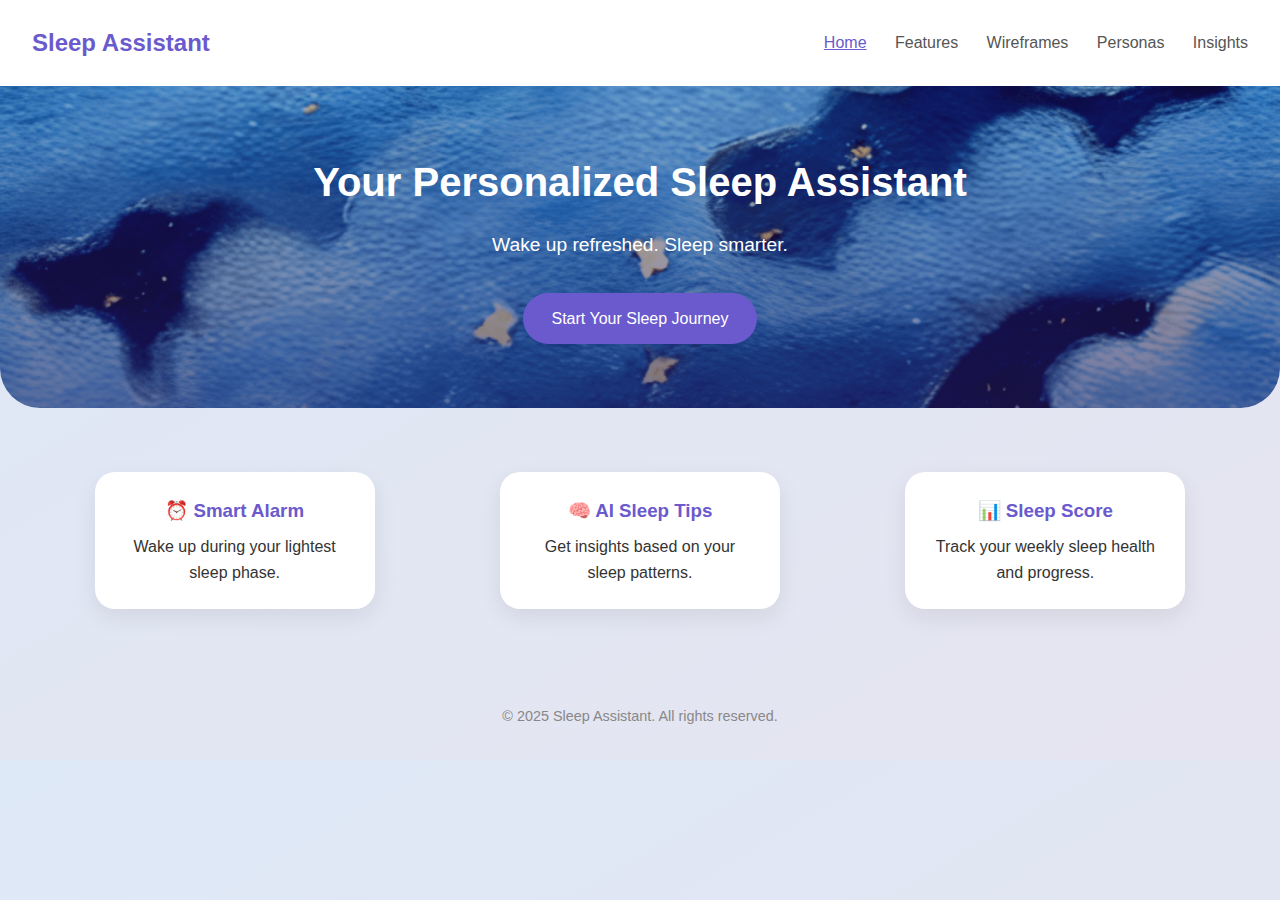
<file: index.html>
<!DOCTYPE html>
<html lang="en">
<head>
  <meta charset="UTF-8" />
  <meta name="viewport" content="width=device-width, initial-scale=1.0"/>
  <title>Sleep Assistant</title>
  <!-- Favicon (Optional) -->
  <link rel="icon" href="img/favicon.ico" type="image/x-icon" />
  
  <link rel="stylesheet" href="css/style.css" />
</head>
<body>
  <header>
    <div class="logo">Sleep Assistant</div>
    <nav>
      <!-- Mark Home as active on the index page -->
      <a href="index.html" class="active">Home</a>
      <a href="features.html">Features</a>
      <a href="wireframes.html">Wireframes</a>
      <a href="personas.html">Personas</a>
      <a href="insights.html">Insights</a>
    </nav>
  </header>

  <section class="hero">
    <h1>Your Personalized Sleep Assistant</h1>
    <p>Wake up refreshed. Sleep smarter.</p>
    <a href="features.html" class="cta-btn">Start Your Sleep Journey</a>
  </section>

  <section class="features-preview">
    <div class="feature-card">
      <h3>⏰ Smart Alarm</h3>
      <p>Wake up during your lightest sleep phase.</p>
    </div>
    <div class="feature-card">
      <h3>🧠 AI Sleep Tips</h3>
      <p>Get insights based on your sleep patterns.</p>
    </div>
    <div class="feature-card">
      <h3>📊 Sleep Score</h3>
      <p>Track your weekly sleep health and progress.</p>
    </div>
  </section>

  <footer>
    <p>© 2025 Sleep Assistant. All rights reserved.</p>
  </footer>
</body>
</html>
</file>
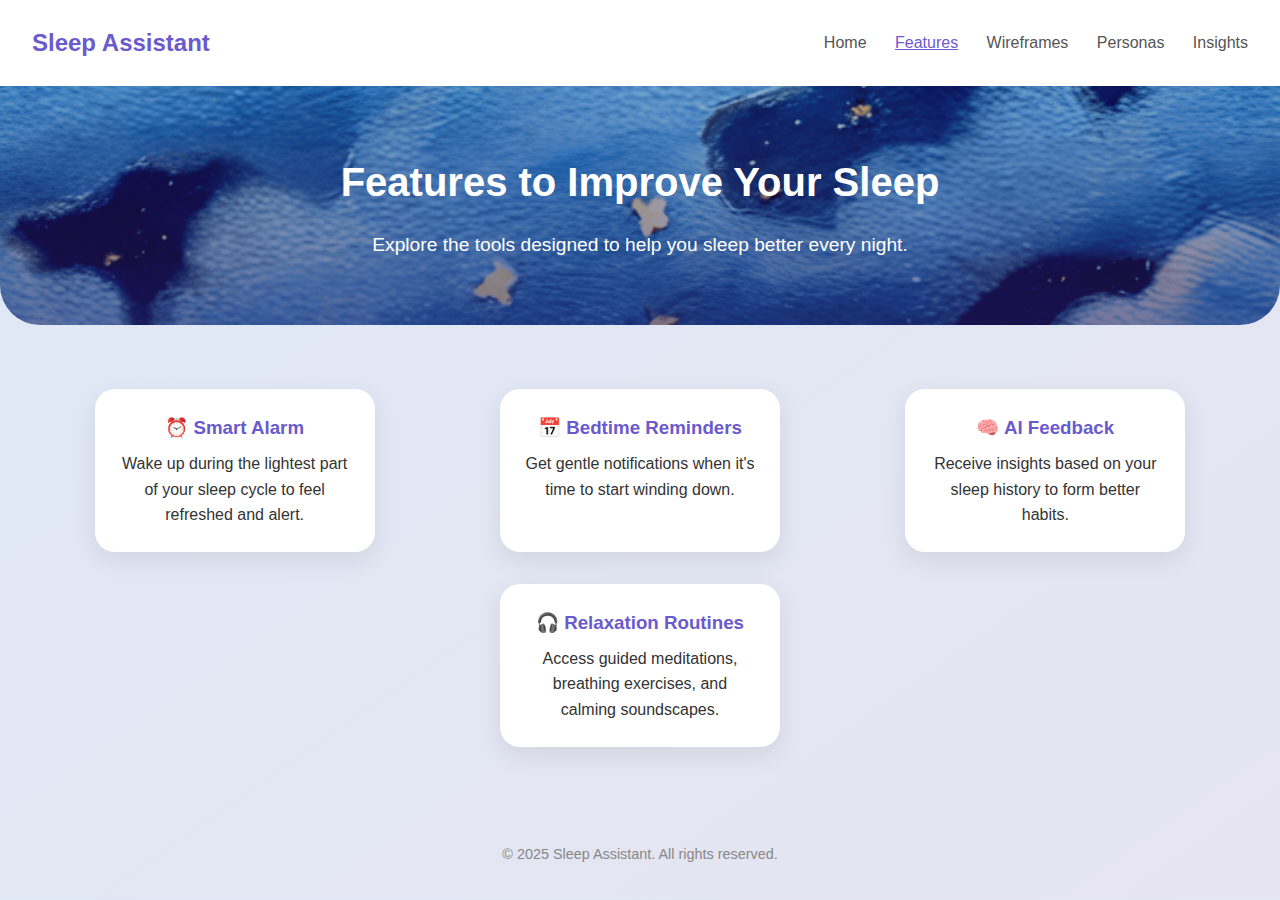
<file: features.html>
<!DOCTYPE html>
<html lang="en">
<head>
  <meta charset="UTF-8" />
  <meta name="viewport" content="width=device-width, initial-scale=1.0"/>
  <title>Features | Sleep Assistant</title>
  <link rel="icon" href="img/favicon.ico" type="image/x-icon" />
  <link rel="stylesheet" href="css/style.css" />
</head>
<body>
  <header>
    <div class="logo">Sleep Assistant</div>
    <nav>
      <a href="index.html">Home</a>
      <a href="features.html" class="active">Features</a>
      <a href="wireframes.html">Wireframes</a>
      <a href="personas.html">Personas</a>
      <a href="insights.html">Insights</a>
    </nav>
  </header>

  <section class="hero">
    <h1>Features to Improve Your Sleep</h1>
    <p>Explore the tools designed to help you sleep better every night.</p>
  </section>

  <section class="features-preview">
    <div class="feature-card">
      <h3>⏰ Smart Alarm</h3>
      <p>Wake up during the lightest part of your sleep cycle to feel refreshed and alert.</p>
    </div>
    <div class="feature-card">
      <h3>📅 Bedtime Reminders</h3>
      <p>Get gentle notifications when it's time to start winding down.</p>
    </div>
    <div class="feature-card">
      <h3>🧠 AI Feedback</h3>
      <p>Receive insights based on your sleep history to form better habits.</p>
    </div>
    <div class="feature-card">
      <h3>🎧 Relaxation Routines</h3>
      <p>Access guided meditations, breathing exercises, and calming soundscapes.</p>
    </div>
  </section>

  <footer>
    <p>© 2025 Sleep Assistant. All rights reserved.</p>
  </footer>
</body>
</html>
</file>
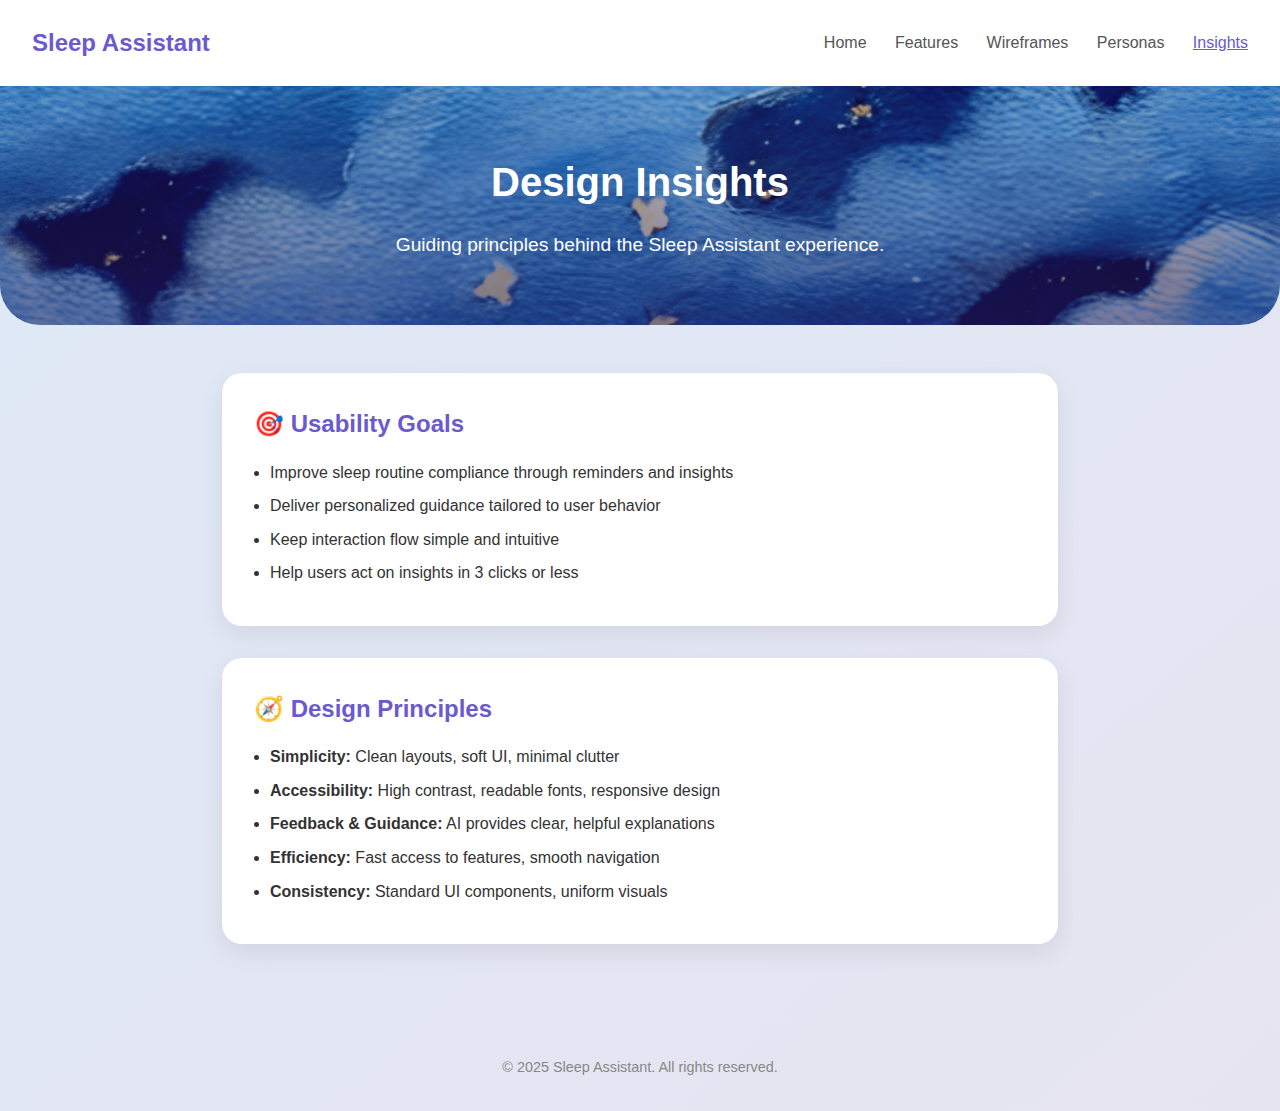
<file: insights.html>
<!DOCTYPE html>
<html lang="en">
<head>
  <meta charset="UTF-8" />
  <meta name="viewport" content="width=device-width, initial-scale=1.0"/>
  <title>Design Insights | Sleep Assistant</title>
  <link rel="icon" href="img/favicon.ico" type="image/x-icon" />
  <link rel="stylesheet" href="css/style.css" />
</head>
<body>
  <header>
    <div class="logo">Sleep Assistant</div>
    <nav>
      <a href="index.html">Home</a>
      <a href="features.html">Features</a>
      <a href="wireframes.html">Wireframes</a>
      <a href="personas.html">Personas</a>
      <a href="insights.html" class="active">Insights</a>
    </nav>
  </header>

  <section class="hero">
    <h1>Design Insights</h1>
    <p>Guiding principles behind the Sleep Assistant experience.</p>
  </section>

  <section class="insight-section">
    <div class="insight-block">
      <h2>🎯 Usability Goals</h2>
      <ul>
        <li>Improve sleep routine compliance through reminders and insights</li>
        <li>Deliver personalized guidance tailored to user behavior</li>
        <li>Keep interaction flow simple and intuitive</li>
        <li>Help users act on insights in 3 clicks or less</li>
      </ul>
    </div>

    <div class="insight-block">
      <h2>🧭 Design Principles</h2>
      <ul>
        <li><strong>Simplicity:</strong> Clean layouts, soft UI, minimal clutter</li>
        <li><strong>Accessibility:</strong> High contrast, readable fonts, responsive design</li>
        <li><strong>Feedback & Guidance:</strong> AI provides clear, helpful explanations</li>
        <li><strong>Efficiency:</strong> Fast access to features, smooth navigation</li>
        <li><strong>Consistency:</strong> Standard UI components, uniform visuals</li>
      </ul>
    </div>
  </section>

  <footer>
    <p>© 2025 Sleep Assistant. All rights reserved.</p>
  </footer>
</body>
</html>
</file>
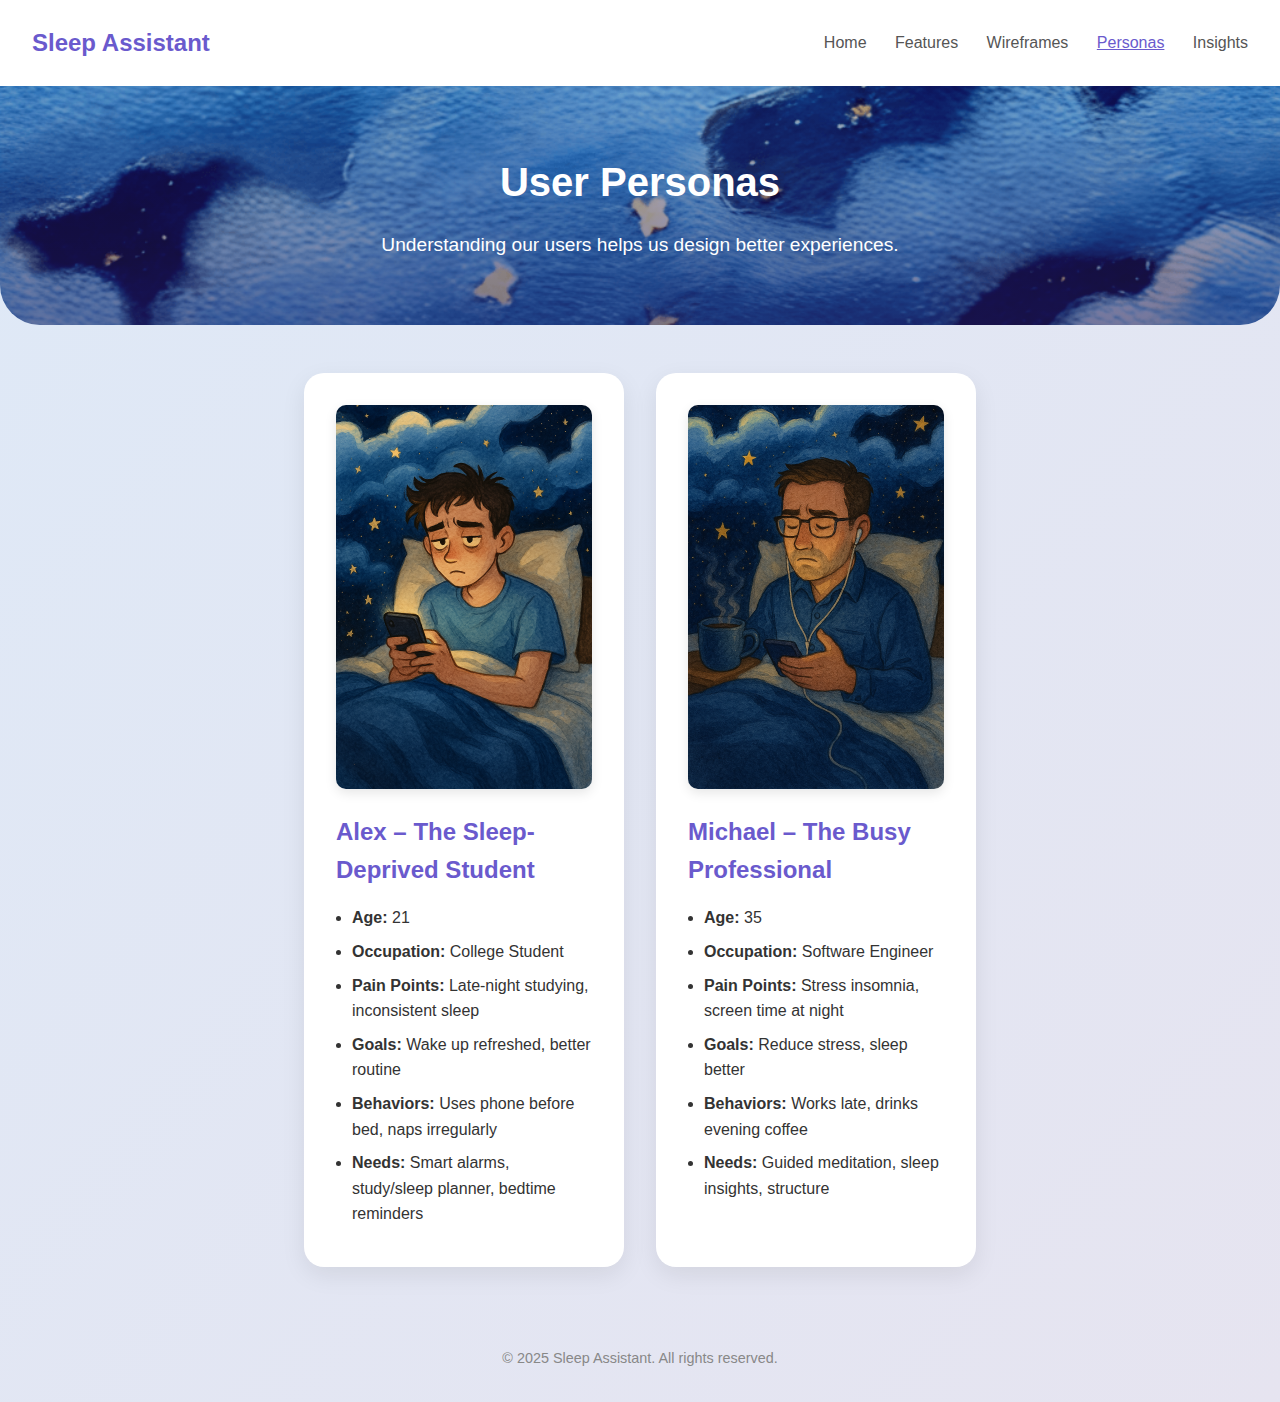
<file: personas.html>
<!DOCTYPE html>
<html lang="en">
<head>
  <meta charset="UTF-8" />
  <meta name="viewport" content="width=device-width, initial-scale=1.0"/>
  <title>User Personas | Sleep Assistant</title>
  <link rel="icon" href="img/favicon.ico" type="image/x-icon" />
  <link rel="stylesheet" href="css/style.css" />
</head>
<body>
  <header>
    <div class="logo">Sleep Assistant</div>
    <nav>
      <a href="index.html">Home</a>
      <a href="features.html">Features</a>
      <a href="wireframes.html">Wireframes</a>
      <a href="personas.html" class="active">Personas</a>
      <a href="insights.html">Insights</a>
    </nav>
  </header>

  <section class="hero">
    <h1>User Personas</h1>
    <p>Understanding our users helps us design better experiences.</p>
  </section>

  <section class="persona-container">
    <!-- ALEX CARD -->
    <div class="persona-card">
      <!-- Alex’s Image -->
      <img 
        src="img/alex.png" 
        alt="Illustration of Alex, a 21-year-old college student" 
        class="persona-img"
      />
      <h2>Alex – The Sleep-Deprived Student</h2>
      <ul>
        <li><strong>Age:</strong> 21</li>
        <li><strong>Occupation:</strong> College Student</li>
        <li><strong>Pain Points:</strong> Late-night studying, inconsistent sleep</li>
        <li><strong>Goals:</strong> Wake up refreshed, better routine</li>
        <li><strong>Behaviors:</strong> Uses phone before bed, naps irregularly</li>
        <li><strong>Needs:</strong> Smart alarms, study/sleep planner, bedtime reminders</li>
      </ul>
    </div>

    <!-- MICHAEL CARD -->
    <div class="persona-card">
      <!-- Michael’s Image -->
      <img 
        src="img/michael.png" 
        alt="Illustration of Michael, a 35-year-old busy professional" 
        class="persona-img"
      />
      <h2>Michael – The Busy Professional</h2>
      <ul>
        <li><strong>Age:</strong> 35</li>
        <li><strong>Occupation:</strong> Software Engineer</li>
        <li><strong>Pain Points:</strong> Stress insomnia, screen time at night</li>
        <li><strong>Goals:</strong> Reduce stress, sleep better</li>
        <li><strong>Behaviors:</strong> Works late, drinks evening coffee</li>
        <li><strong>Needs:</strong> Guided meditation, sleep insights, structure</li>
      </ul>
    </div>
  </section>

  <footer>
    <p>© 2025 Sleep Assistant. All rights reserved.</p>
  </footer>
</body>
</html>
</file>
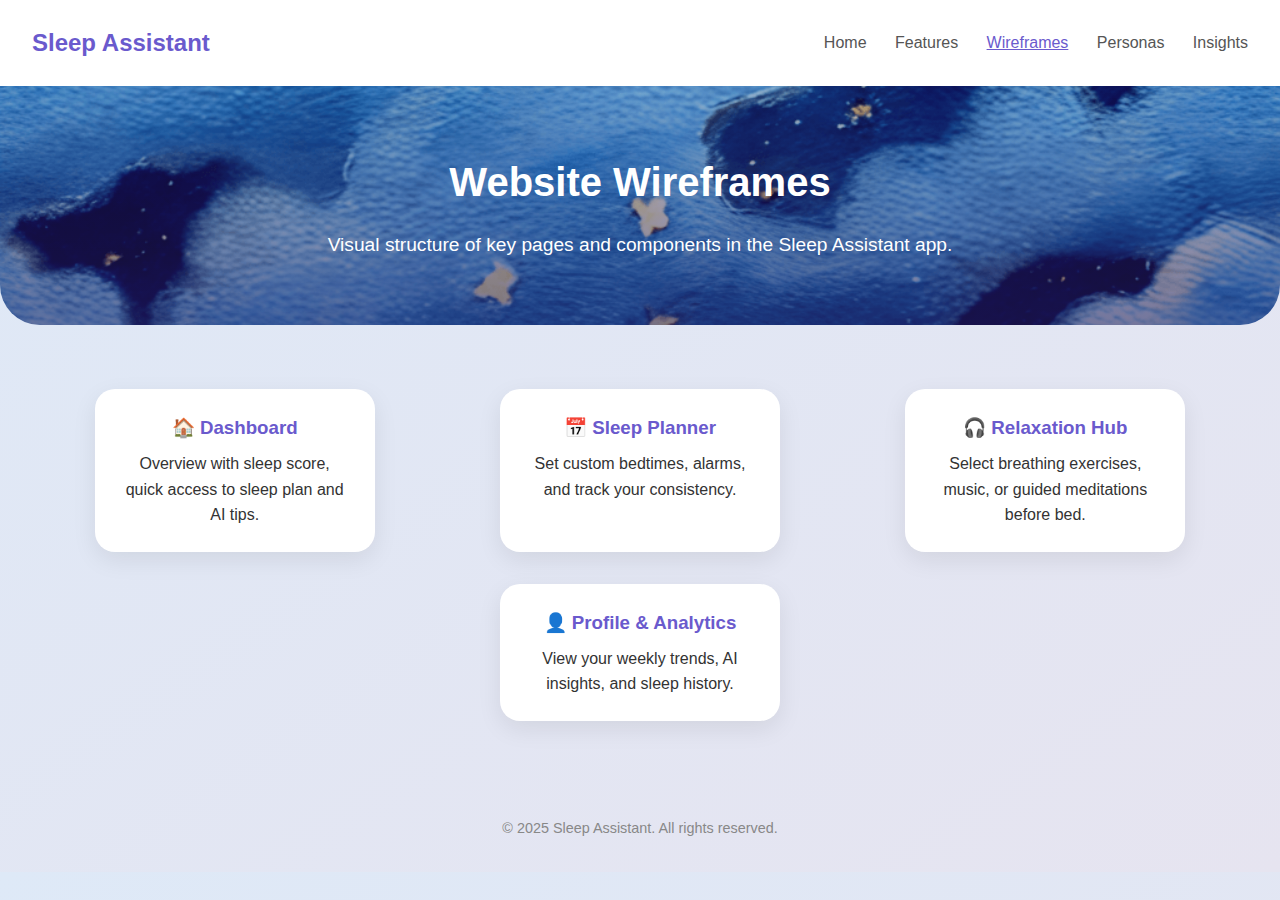
<file: wireframes.html>
<!DOCTYPE html>
<html lang="en">
<head>
  <meta charset="UTF-8" />
  <meta name="viewport" content="width=device-width, initial-scale=1.0"/>
  <title>Wireframes | Sleep Assistant</title>
  <link rel="icon" href="img/favicon.ico" type="image/x-icon" />
  <link rel="stylesheet" href="css/style.css" />
</head>
<body>
  <header>
    <div class="logo">Sleep Assistant</div>
    <nav>
      <a href="index.html">Home</a>
      <a href="features.html">Features</a>
      <a href="wireframes.html" class="active">Wireframes</a>
      <a href="personas.html">Personas</a>
      <a href="insights.html">Insights</a>
    </nav>
  </header>

  <section class="hero">
    <h1>Website Wireframes</h1>
    <p>Visual structure of key pages and components in the Sleep Assistant app.</p>
  </section>

  <section class="features-preview">
    <div class="feature-card">
      <h3>🏠 Dashboard</h3>
      <p>Overview with sleep score, quick access to sleep plan and AI tips.</p>
    </div>
    <div class="feature-card">
      <h3>📅 Sleep Planner</h3>
      <p>Set custom bedtimes, alarms, and track your consistency.</p>
    </div>
    <div class="feature-card">
      <h3>🎧 Relaxation Hub</h3>
      <p>Select breathing exercises, music, or guided meditations before bed.</p>
    </div>
    <div class="feature-card">
      <h3>👤 Profile & Analytics</h3>
      <p>View your weekly trends, AI insights, and sleep history.</p>
    </div>
  </section>

  <footer>
    <p>© 2025 Sleep Assistant. All rights reserved.</p>
  </footer>
</body>
</html>
</file>
<file: css/style.css>
/* ================================
   1) CSS RESET
================================= */
* {
  margin: 0;
  padding: 0;
  box-sizing: border-box;
}

/* ================================
   2) CSS VARIABLES
   (Brand colors, etc.)
================================= */
:root {
  --brand-color: #6a5acd;         /* Primary brand color */
  --brand-color-hover: #5b4ab6;   /* Hover variant */
  --bg-gradient-start: #dee9f7;   /* Gradient start color */
  --bg-gradient-end: #e6e4f0;     /* Gradient end color */
  --text-color: #333;
  --subtext-color: #555;
}

/* ================================
   3) GLOBAL STYLES
================================= */
body {
  font-family: 'Segoe UI', sans-serif;
  background: linear-gradient(to bottom right, var(--bg-gradient-start), var(--bg-gradient-end));
  color: var(--text-color);
  line-height: 1.6;
}

h1, h2, h3, h4, h5, h6 {
  color: var(--text-color);
}

/* ================================
   4) HEADER & NAV
================================= */
header {
  display: flex;
  justify-content: space-between;
  align-items: center;
  padding: 1.5rem 2rem;
  background: #fff;
  box-shadow: 0 2px 10px rgba(0, 0, 0, 0.05);
}

.logo {
  font-size: 1.5rem;
  font-weight: bold;
  color: var(--brand-color);
}

nav a {
  margin-left: 1.5rem;
  text-decoration: none;
  color: #555;
  font-weight: 500;
}

nav a:hover {
  color: var(--brand-color);
}

nav a.active {
  color: var(--brand-color);
  text-decoration: underline;
}

/* ================================
   5) HERO SECTION
================================= */
.hero {
  position: relative;
  text-align: center;
  padding: 4rem 2rem;
  /* Background: gradient overlay + image */
  background:
    linear-gradient(
      rgba(38, 29, 96, 0.3),
      rgba(38, 29, 96, 0.6)
    ),
    url("../img/dream-bg.png") center/cover no-repeat;
  border-radius: 0 0 40px 40px;
  color: #fff; /* Make hero text white for contrast */
}

.hero h1, .hero p {
  color: inherit; /* Inherit the white color from .hero */
}

.hero h1 {
  font-size: 2.5rem;
}

.hero p {
  margin-top: 1rem;
  font-size: 1.2rem;
}

.cta-btn {
  display: inline-block;
  margin-top: 2rem;
  padding: 0.8rem 1.8rem;
  font-size: 1rem;
  background: var(--brand-color);
  color: #fff;
  border: none;
  border-radius: 30px;
  text-decoration: none;
  transition: background 0.3s ease;
}

.cta-btn:hover {
  background: var(--brand-color-hover);
}

/* ================================
   6) FEATURES PREVIEW / CARDS
================================= */
.features-preview {
  display: flex;
  justify-content: space-around;
  flex-wrap: wrap;
  padding: 3rem 2rem;
}

.feature-card {
  background: #fff;
  border-radius: 20px;
  padding: 1.5rem;
  margin: 1rem;
  width: 280px;
  box-shadow: 0 8px 24px rgba(0, 0, 0, 0.08);
  text-align: center;
  transition: transform 0.2s ease;
}

.feature-card:hover {
  transform: translateY(-5px);
}

.feature-card h3 {
  color: var(--brand-color);
  margin-bottom: 0.5rem;
}

/* ================================
   7) INSIGHTS PAGE
================================= */
.insight-section {
  padding: 3rem 2rem;
  max-width: 900px;
  margin: 0 auto;
}

.insight-block {
  background: #fff;
  border-radius: 20px;
  padding: 2rem;
  margin-bottom: 2rem;
  box-shadow: 0 8px 24px rgba(0, 0, 0, 0.08);
}

.insight-block h2 {
  color: var(--brand-color);
  margin-bottom: 1rem;
}

.insight-block ul {
  padding-left: 1rem;
  list-style: disc;
}

.insight-block li {
  margin-bottom: 0.5rem;
}

/* ================================
   8) PERSONAS PAGE
================================= */
.persona-container {
  display: flex;
  flex-wrap: wrap;
  justify-content: center;
  gap: 2rem;
  padding: 3rem 2rem;
}

.persona-card {
  background: #fff;
  border-radius: 20px;
  padding: 2rem;
  width: 320px;
  box-shadow: 0 8px 24px rgba(0, 0, 0, 0.08);
}

.persona-card h2 {
  color: var(--brand-color);
  margin-bottom: 1rem;
}

.persona-card ul {
  padding-left: 1rem;
  list-style: disc;
}

.persona-card li {
  margin-bottom: 0.5rem;
}

/* Personas Page Images */
.persona-card img.persona-img {
  width: 100%;
  border-radius: 10px;
  margin-bottom: 1rem;
  object-fit: cover;
  box-shadow: 0 4px 12px rgba(0, 0, 0, 0.1);
}

/* ================================
   9) FOOTER
================================= */
footer {
  text-align: center;
  padding: 2rem;
  font-size: 0.9rem;
  color: #888;
}

/* ================================
   10) RESPONSIVE MEDIA QUERIES
================================= */
@media (max-width: 600px) {
  .features-preview,
  .persona-container {
    flex-direction: column;
    align-items: center;
  }

  .feature-card,
  .persona-card {
    width: 90%;
  }
}
</file>
